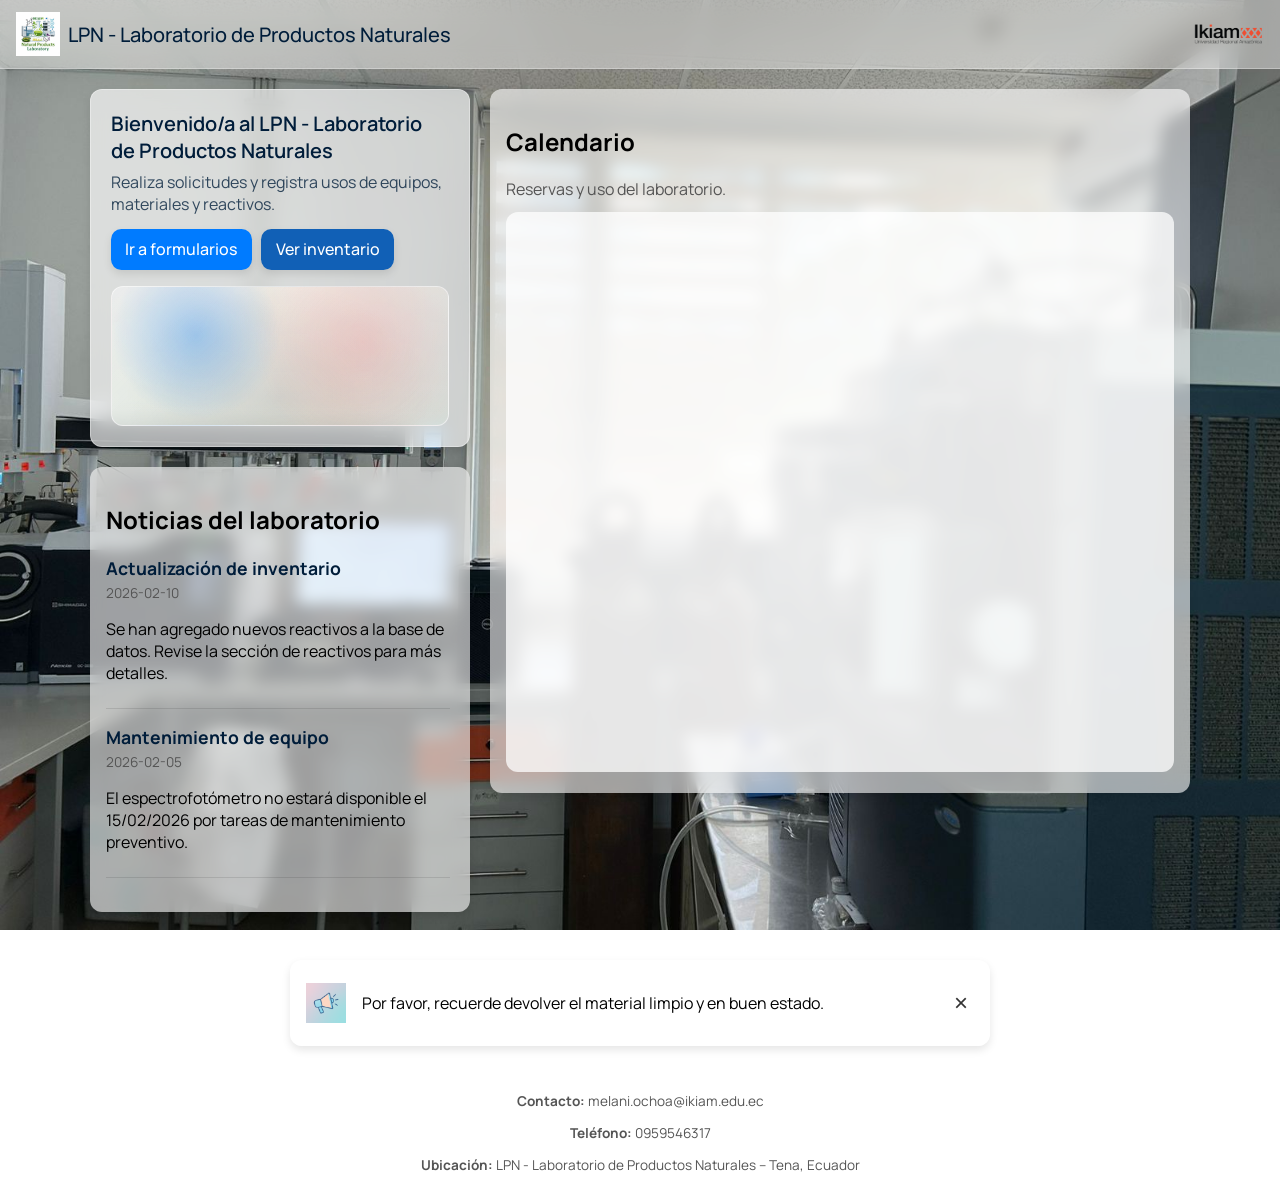
<file: index.html>
<!DOCTYPE html>
<html lang="es">
<head>
  <meta charset="UTF-8">
  <meta name="viewport" content="width=device-width, initial-scale=1.0">
  <title>LPN - Laboratorio de Productos Naturales – Inicio</title>
  <!-- Fuente principal (mas amigable) -->
  <link href="https://fonts.googleapis.com/css2?family=Manrope:wght@400;500;600;700&display=swap" rel="stylesheet">
  <style>
    :root {
      --primary: #007bff;
      --primary-dark: #0056b3;
      --bg-glass: rgba(255, 255, 255, 0.4);
      --shadow: 0 4px 8px rgba(0, 0, 0, 0.1);
    }
    * {
      box-sizing: border-box;
    }
    body {
      margin: 0;
      padding: 0;
      font-family: 'Manrope', system-ui, -apple-system, "Segoe UI", Roboto, Arial, sans-serif;
      /* Fondo con imagen difuminada para armonizar con el resto de páginas */
      background: url('fondo.png') no-repeat center/cover fixed;
      min-height: 100vh;
      display: flex;
      flex-direction: column;
    }
    header {
      position: fixed !important;
      top: 0;
      left: 0;
      right: 0;
      width: 100%;
      z-index: 100;
      display: flex;
      justify-content: space-between;
      align-items: center;
      padding: 0.75rem 1rem;
      /* Vidrio translúcido similar a otras páginas */
      background: rgba(255, 255, 255, 0.4);
      backdrop-filter: blur(10px);
      -webkit-backdrop-filter: blur(10px);
      border-bottom: 1px solid rgba(255, 255, 255, 0.3);
    }

    /* Compensa el header fixed (se ajusta por JS) */
    body { padding-top: 74px; }
    .header-left {
      display: flex;
      align-items: center;
      gap: 0.5rem;
    }
    .header-left img {
      width: 44px;
      height: 44px;
      object-fit: contain;
    }
    .header-left h1 {
      margin: 0;
      font-size: 1.25rem;
      color: #001d3a;
      font-weight: 500;
    }
    .header-right {
      display: flex;
      align-items: center;
      gap: 0.6rem;
    }
    .header-right img {
      width: 70px;
      object-fit: contain;
    }
    /* Accesos principales van en el bloque hero (no duplicar botones) */

    main {
      flex-grow: 1;
      display: flex;
      align-items: flex-start;
      justify-content: center;
      padding: 1.25rem 1rem 2rem;
    }
    .home-wrap {
      width: 100%;
      max-width: 1100px;
      display: grid;
      grid-template-columns: 380px 1fr;
      gap: 1.25rem;
      align-items: start;
    }

    .left-stack {
      display: grid;
      grid-template-rows: auto 1fr;
      gap: 1.25rem;
      min-height: 560px;
    }

    .calendar-section {
      width: 100%;
      background: rgba(255, 255, 255, 0.6);
      backdrop-filter: blur(8px);
      -webkit-backdrop-filter: blur(8px);
      border-radius: 0.75rem;
      box-shadow: 0 4px 8px rgba(0,0,0,0.1);
      padding: 1rem;
    }

    .calendar-frame {
      width: 100%;
      height: 560px;
      border: 0;
      border-radius: 0.75rem;
      overflow: hidden;
      background: rgba(255, 255, 255, 0.75);
    }

    @media (max-width: 920px) {
      .calendar-frame { height: 520px; }
      .left-stack { min-height: auto; }
    }
    footer {
      text-align: center;
      padding: 1rem;
      font-size: 0.85rem;
      color: #555;
      background: rgba(255, 255, 255, 0.4);
      backdrop-filter: blur(10px);
      -webkit-backdrop-filter: blur(10px);
      border-top: 1px solid rgba(255, 255, 255, 0.3);
    }

    @media (max-width: 920px) {
      .home-wrap {
        grid-template-columns: 1fr;
      }
    }

    /* Sección de noticias */
    .news-section {
      width: 100%;
      max-width: none;
      margin: 0;
      background: rgba(255, 255, 255, 0.6);
      backdrop-filter: blur(8px);
      -webkit-backdrop-filter: blur(8px);
      border-radius: 0.75rem;
      box-shadow: 0 4px 8px rgba(0,0,0,0.1);
      padding: 1rem;
    }

    .news-scroll {
      max-height: 340px;
      overflow: auto;
      padding-right: 4px;
    }

    .news-scroll::-webkit-scrollbar { width: 10px; }
    .news-scroll::-webkit-scrollbar-thumb {
      background: rgba(0, 29, 58, 0.18);
      border-radius: 999px;
    }
    .news-scroll::-webkit-scrollbar-track { background: transparent; }
    #news-list article {
      margin-bottom: 1rem;
      padding-bottom: 0.5rem;
      border-bottom: 1px solid rgba(0, 0, 0, 0.1);
    }
    #news-list h3 {
      margin: 0 0 0.25rem 0;
      font-size: 1.1rem;
      color: #001d3a;
    }
    #news-list time {
      display: block;
      font-size: 0.85rem;
      color: #555;
    }

    /* Bloque visual (sin 3D) */
    .hero {
      width: 100%;
      max-width: none;
      margin: 0;
      border-radius: 0.75rem;
      overflow: hidden;
      box-shadow: 0 4px 8px rgba(0,0,0,0.1);
      background: rgba(255, 255, 255, 0.65);
      backdrop-filter: blur(10px);
      -webkit-backdrop-filter: blur(10px);
      border: 1px solid rgba(255,255,255,0.35);
      position: relative;
    }

    .hero-inner {
      display: grid;
      grid-template-columns: 1.2fr 0.8fr;
      gap: 1rem;
      padding: 1.25rem;
      align-items: center;
    }

    .hero h2 {
      margin: 0;
      font-size: 1.25rem;
      color: #001d3a;
      font-weight: 600;
    }

    .hero p {
      margin: 0.5rem 0 0;
      color: rgba(0, 29, 58, 0.78);
      line-height: 1.35;
    }

    .hero-actions {
      margin-top: 0.85rem;
      display: flex;
      flex-wrap: wrap;
      gap: 0.6rem;
    }

    .hero-actions a {
      display: inline-flex;
      align-items: center;
      justify-content: center;
      padding: 0.6rem 0.9rem;
      border-radius: 0.65rem;
      text-decoration: none;
      color: #fff;
      background: var(--primary);
      box-shadow: var(--shadow);
      transition: transform 0.15s ease, background 0.3s ease;
      font-weight: 500;
    }

    .hero-actions a.secondary { background: rgba(0, 86, 179, 0.92); }

    .hero-actions a:hover,
    .hero-actions a:focus {
      transform: translateY(-1px);
      background: var(--primary-dark);
    }

    .hero-art {
      width: 100%;
      height: 200px;
      border-radius: 0.75rem;
      background:
        radial-gradient(120px 120px at 25% 35%, rgba(0, 123, 255, 0.45), rgba(0, 123, 255, 0) 70%),
        radial-gradient(160px 160px at 75% 40%, rgba(255, 92, 92, 0.25), rgba(255, 92, 92, 0) 70%),
        radial-gradient(220px 160px at 50% 80%, rgba(0, 29, 58, 0.14), rgba(0, 29, 58, 0) 70%),
        linear-gradient(135deg, rgba(255,255,255,0.55), rgba(255,255,255,0.20));
      border: 1px solid rgba(255,255,255,0.5);
      position: relative;
      overflow: hidden;
    }

    .hero-art::before {
      content: "";
      position: absolute;
      inset: -40px;
      background: url('fondo_chat.png') no-repeat center/cover;
      opacity: 0.22;
      transform: rotate(-2deg);
      filter: saturate(1.05);
    }

    .hero-art::after {
      content: "";
      position: absolute;
      inset: 0;
      background: linear-gradient(180deg, rgba(255,255,255,0.10), rgba(255,255,255,0.0));
    }

    @media (max-width: 720px) {
      .hero-inner {
        grid-template-columns: 1fr;
      }
      .hero-art {
        height: 180px;
      }
    }

    /* Aviso emergente */
    .aviso {
      width: 100%;
      max-width: 700px;
      margin: 1rem auto;
      padding: 1rem;
      background: rgba(255, 255, 255, 0.6);
      backdrop-filter: blur(10px);
      -webkit-backdrop-filter: blur(10px);
      border-radius: 0.75rem;
      box-shadow: 0 4px 8px rgba(0,0,0,0.1);
    }
    .aviso-content {
      display: flex;
      align-items: center;
      gap: 1rem;
    }
    .aviso-icon {
      width: 40px;
      height: 40px;
      object-fit: contain;
    }
    .aviso-cerrar {
      background: none;
      border: none;
      font-size: 1.5rem;
      cursor: pointer;
      color: #333;
      margin-left: auto;
    }
  </style>
  <!-- Sin animaciones 3D -->
</head>
<body>
  <header>
    <div class="header-left">
      <img src="logo.png" alt="Logo del laboratorio" loading="lazy">
      <h1>LPN - Laboratorio de Productos Naturales</h1>
    </div>
    <div class="header-right">
      <!-- Reemplaza con el logo de Ikiam correspondiente -->
      <img src="ikiam-logo.png" alt="Ikiam" loading="lazy">
    </div>
  </header>
  <!--
    La página de inicio ahora presenta un diseño simplificado. En la parte superior se
    muestran dos opciones: un enlace pequeño a la hoja de inventario y un enlace
    principal al apartado de registros/solicitudes. En el centro de la página se
    muestran noticias o anuncios del laboratorio, que se cargan dinámicamente desde
    un fichero JSON llamado `news.json`. Para actualizar los anuncios, edite el
    contenido de `news.json` en el repositorio.
  -->
  <main>
    <div class="home-wrap">
      <div class="left-stack">
        <!-- 1. Bienvenida -->
        <section class="hero" aria-label="Bienvenida">
          <div class="hero-inner" style="grid-template-columns: 1fr;">
            <div>
              <h2>Bienvenido/a al LPN - Laboratorio de Productos Naturales</h2>
              <p>Realiza solicitudes y registra usos de equipos, materiales y reactivos.</p>
              <div class="hero-actions">
                <a href="solicitudes.html">Ir a formularios</a>
                <a class="secondary" href="https://docs.google.com/spreadsheets/d/10ZxGVMKp2iwgpmcjGRdhJvMNGyCIOaO1ieMBw3HrAgc/edit?gid=1530204161#gid=1530204161" target="_blank" rel="noopener">Ver inventario</a>
              </div>
            </div>
            <div class="hero-art" aria-hidden="true" style="height: 140px;"></div>
          </div>
        </section>

        <!-- 3. Noticias (scroll) -->
        <section id="news" class="news-section" aria-live="polite">
          <h2>Noticias del laboratorio</h2>
          <div id="news-list" class="news-scroll">
            <!-- Las noticias se insertarán aquí mediante JavaScript. -->
          </div>
        </section>
      </div>

      <!-- 2. Calendario (grande a la derecha) -->
      <section id="calendar" class="calendar-section" aria-label="Calendario">
        <h2>Calendario</h2>
        <p style="margin:0.25rem 0 0.75rem;color:#555;">Reservas y uso del laboratorio.</p>
        <iframe
          class="calendar-frame"
          title="Calendario del laboratorio"
          loading="lazy"
          referrerpolicy="no-referrer"
          src="https://calendar.google.com/calendar/embed?src=c_3e66be30c74e5bec0b8b89bfd9bcce1bb7055482f9027d5b51d3a477f65fa6e3%40group.calendar.google.com&ctz=America%2FGuayaquil&mode=AGENDA&showTitle=0&showTabs=0&showPrint=0&showCalendars=0&showTz=0">
        </iframe>
      </section>
    </div>
  </main>
  <!-- Aviso emergente -->
  <div id="aviso" class="aviso">
    <div class="aviso-content">
      <img src="aviso_icon.png" alt="Icono de aviso" class="aviso-icon" loading="lazy">
      <p id="avisoTexto">Por favor, recuerde devolver el material limpio y en buen estado.</p>
      <button id="avisoCerrar" class="aviso-cerrar" aria-label="Cerrar aviso">×</button>
    </div>
  </div>
  <footer>
    <p><strong>Contacto:</strong> melani.ochoa@ikiam.edu.ec</p>
    <p><strong>Teléfono:</strong> 0959546317</p>
    <p><strong>Ubicación:</strong> LPN - Laboratorio de Productos Naturales – Tena, Ecuador</p>
  </footer>
  <script>
    // Muestra u oculta el aviso según si ya fue cerrado en la sesión
    (function() {
      const avisoEl = document.getElementById('aviso');
      const avisoCerrar = document.getElementById('avisoCerrar');
      // Comprueba si el aviso se ha cerrado anteriormente
      if (sessionStorage.getItem('avisoCerrado')) {
        avisoEl.style.display = 'none';
      }
      avisoCerrar.addEventListener('click', () => {
        avisoEl.style.display = 'none';
        sessionStorage.setItem('avisoCerrado', '1');
      });
    })();
  </script>

  <script>
    // Header fixed: set padding-top dynamically to avoid jumps.
    (function() {
      const header = document.querySelector('header');
      if (!header) return;
      const apply = () => {
        const h = header.getBoundingClientRect().height;
        document.body.style.paddingTop = `${Math.ceil(h)}px`;
      };
      apply();
      window.addEventListener('resize', apply);
    })();
  </script>

  <!-- Script para cargar dinámicamente las noticias desde news.json -->
  <script>
    // Lee el archivo news.json y muestra las noticias en la sección central.
    fetch('news.json')
      .then(response => {
        if (!response.ok) throw new Error('Respuesta no válida');
        return response.json();
      })
      .then(data => {
        const newsList = document.getElementById('news-list');
        if (!newsList) return;
        if (!Array.isArray(data) || data.length === 0) {
          newsList.innerHTML = '<p>No hay noticias disponibles.</p>';
          return;
        }
        // Ordenar las noticias por fecha descendente (más recientes primero)
        data.sort((a, b) => (a.date < b.date ? 1 : -1));
        data.forEach(item => {
          const article = document.createElement('article');
          const title = document.createElement('h3');
          title.textContent = item.title;
          const dateEl = document.createElement('time');
          dateEl.textContent = item.date;
          const content = document.createElement('p');
          content.textContent = item.content;
          article.appendChild(title);
          article.appendChild(dateEl);
          article.appendChild(content);
          newsList.appendChild(article);
        });
      })
      .catch(() => {
        const newsList = document.getElementById('news-list');
        if (newsList) newsList.innerHTML = '<p>Error al cargar las noticias.</p>';
      });
  </script>

</body>
</html>
</file>
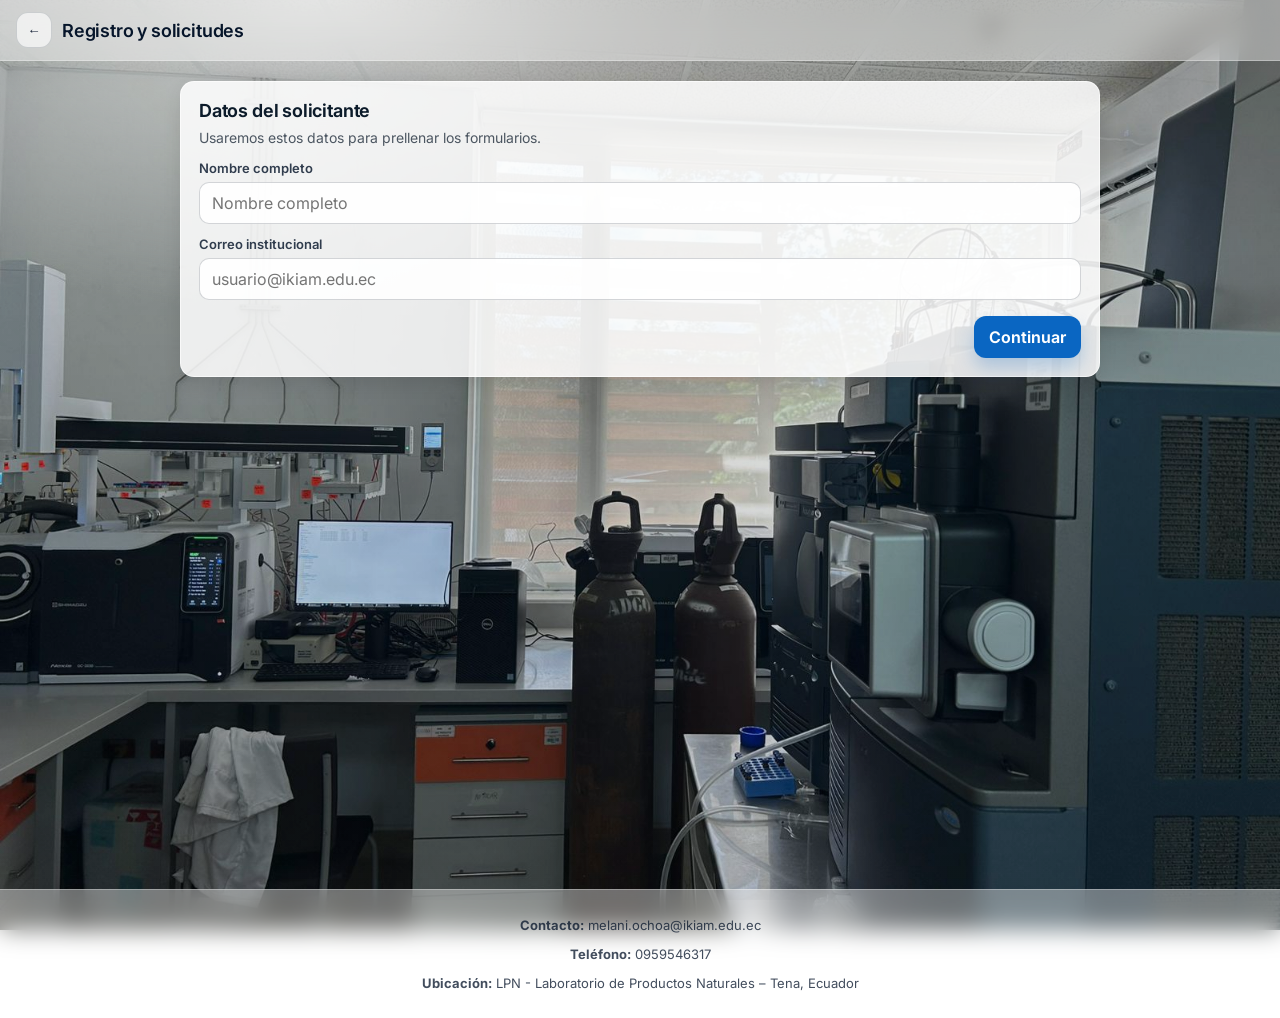
<file: solicitudes.html>
<!DOCTYPE html>
<html lang="es">
<head>
  <meta charset="UTF-8">
  <meta name="viewport" content="width=device-width, initial-scale=1.0">
  <title>Registro y solicitudes – LPN</title>
  <link href="https://fonts.googleapis.com/css2?family=Inter:wght@300;400;500;600&display=swap" rel="stylesheet">
  <link rel="stylesheet" href="css/app.css">
  <!-- FontAwesome para iconos en las tarjetas -->
  <link rel="stylesheet" href="https://cdnjs.cloudflare.com/ajax/libs/font-awesome/6.4.0/css/all.min.css" integrity="sha512-xh6XeEg53+clgfnTiKD6R7Bd+P7ZfGb1C5W9z5lwCvEaG6l1bIWeO+JS1GQkl5AnB+bPTsYzDlh1QpSbgrcQNg==" crossorigin="anonymous" referrerpolicy="no-referrer" />
  <style>
    /* FontAwesome icons inside our shared card-option */
    .card-option i { font-size: 20px; }
  </style>
</head>
<body>
  <header class="app-header">
    <div class="left">
      <button id="solBackHome" class="back-btn" aria-label="Volver al inicio">←</button>
      <h1>Registro y solicitudes</h1>
    </div>
    <div></div>
  </header>
  <main class="app-main">
    <div class="container">
      <div class="card">
      <!-- Paso 1: Datos generales y selección de tipo -->
      <section id="solStep1">
        <h2>Datos del solicitante</h2>
        <p class="help">Usaremos estos datos para prellenar los formularios.</p>
        <div class="field">
          <label for="solNombre">Nombre completo</label>
          <input type="text" id="solNombre" placeholder="Nombre completo" required aria-required="true" autocomplete="name">
        </div>
        <div class="field">
          <label for="solCorreo">Correo institucional</label>
          <input type="email" id="solCorreo" placeholder="usuario@ikiam.edu.ec" required aria-required="true" autocomplete="email">
        </div>
        <div class="actions">
          <button id="solContinuar" class="btn btn-primary" type="button">Continuar</button>
        </div>
      </section>
      <!-- Paso 2: Formulario embebido -->
      <section id="solStep2" class="hidden">
        <button id="solBack" class="back-btn" type="button" aria-label="Regresar">←</button>
        <!-- Contenedor de tarjetas de selección de tipo de solicitud -->
        <div class="cards-select">
          <div class="card-option" data-page="equipos.html">
            <div class="icon" aria-hidden="true"><i class="fas fa-microscope"></i></div>
            <div>
              <h3>Equipos</h3>
              <p>Reservar o registrar uso de equipos de laboratorio</p>
            </div>
          </div>
          <div class="card-option" data-page="material.html">
            <div class="icon" aria-hidden="true"><i class="fas fa-box-open"></i></div>
            <div>
              <h3>Materiales</h3>
              <p>Solicitar insumos y material de laboratorio</p>
            </div>
          </div>
          <div class="card-option" data-page="reactivos.html">
            <div class="icon" aria-hidden="true"><i class="fas fa-flask"></i></div>
            <div>
              <h3>Reactivos</h3>
              <p>Solicitar reactivos, incluidos controlados</p>
            </div>
          </div>
          <div class="card-option" data-page="registro-uso.html">
            <div class="icon" aria-hidden="true"><i class="fas fa-clipboard-list"></i></div>
            <div>
              <h3>Registro de uso</h3>
              <p>Registrar prácticas, pasantías o tesis</p>
            </div>
          </div>
        </div>
      </section>
      </div>
    </div>
  </main>
  <footer class="app-footer">
    <p><strong>Contacto:</strong> melani.ochoa@ikiam.edu.ec</p>
    <p><strong>Teléfono:</strong> 0959546317</p>
    <p><strong>Ubicación:</strong> LPN - Laboratorio de Productos Naturales – Tena, Ecuador</p>
  </footer>
  <script type="module">
    import { toast, validateRequired } from './js/ui-kit.js';

    // Botón para volver al inicio
    document.getElementById('solBackHome').addEventListener('click', () => {
      window.location.href = 'index.html';
    });
    // Continuar a formulario específico
    document.getElementById('solContinuar').addEventListener('click', () => {
      const nombreEl = document.getElementById('solNombre');
      const correoEl = document.getElementById('solCorreo');
      if (!validateRequired([nombreEl, correoEl])) {
        toast('Completa nombre y correo para continuar.', { type: 'error' });
        return;
      }
      const nombre = nombreEl.value.trim();
      const correo = correoEl.value.trim();
      // Guardar datos en localStorage para precompletar formularios
      try {
        localStorage.setItem('nombreUsuario', nombre);
        localStorage.setItem('correoUsuario', correo);
      } catch (e) {}
      // Mostrar tarjetas de selección de tipo
      document.getElementById('solStep1').classList.add('hidden');
      document.getElementById('solStep2').classList.remove('hidden');
    });
    // Botón para regresar al paso 1
    document.getElementById('solBack').addEventListener('click', () => {
      document.getElementById('solStep2').classList.add('hidden');
      document.getElementById('solStep1').classList.remove('hidden');
    });

    // Cuando se muestran las tarjetas, asignar manejadores de clic a cada opción
    document.querySelectorAll('.card-option').forEach(card => {
      card.addEventListener('click', () => {
        const page = card.dataset.page;
        if (!page) return;
        // Ya se guardaron nombre y correo en localStorage al pulsar Continuar
        window.location.href = page;
      });
    });
  </script>
</body>
</html>
</file>
<file: css/app.css>
/*
  Shared UI styles for LPN.
  Keep this file ASCII-only.
*/

:root {
  --font-sans: Inter, system-ui, -apple-system, "Segoe UI", Roboto, Arial, sans-serif;

  --bg-ink: #08111f;
  --bg-surface: rgba(255, 255, 255, 0.86);
  --bg-glass: rgba(255, 255, 255, 0.40);
  --border-glass: rgba(255, 255, 255, 0.30);

  --text: #0c1b2a;
  --muted: rgba(12, 27, 42, 0.72);

  --primary: #0a66c2;
  --primary-700: #084e95;
  --danger: #b42318;

  --radius-sm: 10px;
  --radius-md: 14px;
  --shadow-sm: 0 6px 18px rgba(0, 0, 0, 0.10);
  --shadow-md: 0 14px 40px rgba(0, 0, 0, 0.18);

  --space-1: 6px;
  --space-2: 10px;
  --space-3: 14px;
  --space-4: 18px;
  --space-5: 24px;
  --space-6: 32px;
}

* { box-sizing: border-box; }

html, body { height: 100%; }

body {
  margin: 0;
  font-family: var(--font-sans);
  color: var(--text);
  background: url('../fondo.png') no-repeat center / cover fixed;
}

/* Soft overlay to stabilize readability over background image */
body::before {
  content: "";
  position: fixed;
  inset: 0;
  pointer-events: none;
  background:
    radial-gradient(1100px 520px at 25% 0%, rgba(255, 255, 255, 0.62), rgba(255, 255, 255, 0.0) 60%),
    linear-gradient(180deg, rgba(8, 17, 31, 0.10), rgba(8, 17, 31, 0.22));
}

body > * { position: relative; }

a { color: inherit; }

header.app-header {
  position: sticky;
  top: 0;
  z-index: 100;
  display: flex;
  align-items: center;
  justify-content: space-between;
  gap: var(--space-3);
  padding: 12px 16px;
  background: var(--bg-glass);
  border-bottom: 1px solid var(--border-glass);
  backdrop-filter: blur(12px);
  -webkit-backdrop-filter: blur(12px);
}

.app-header .left {
  display: flex;
  align-items: center;
  gap: 10px;
  min-width: 0;
}

.app-header img.logo {
  width: 42px;
  height: 42px;
  object-fit: contain;
}

.app-header img.brand {
  width: 78px;
  object-fit: contain;
}

.app-header h1 {
  margin: 0;
  font-size: 18px;
  font-weight: 600;
  letter-spacing: -0.01em;
  color: #06152a;
  white-space: nowrap;
  overflow: hidden;
  text-overflow: ellipsis;
}

main.app-main {
  min-height: calc(100vh - 72px);
  padding: 20px 14px;
  display: flex;
  justify-content: center;
}

.container {
  width: 100%;
  max-width: 920px;
}

.card {
  background: var(--bg-surface);
  border: 1px solid rgba(255, 255, 255, 0.65);
  border-radius: var(--radius-md);
  box-shadow: var(--shadow-sm);
  padding: 18px;
}

.card + .card { margin-top: 14px; }

.hidden { display: none !important; }

h2 {
  margin: 0 0 8px 0;
  font-size: 18px;
  font-weight: 650;
  letter-spacing: -0.01em;
}

p.help {
  margin: 0;
  color: var(--muted);
  font-size: 14px;
  line-height: 1.35;
}

.field { margin-top: 12px; }

label {
  display: block;
  font-size: 13px;
  font-weight: 600;
  color: rgba(6, 21, 42, 0.82);
  margin-bottom: 6px;
}

input, select, textarea {
  width: 100%;
  font: inherit;
  padding: 10px 12px;
  border-radius: var(--radius-sm);
  border: 1px solid rgba(12, 27, 42, 0.18);
  background: rgba(255, 255, 255, 0.90);
  color: var(--text);
  outline: none;
  transition: border-color 120ms ease, box-shadow 120ms ease, transform 120ms ease;
}

textarea { resize: vertical; min-height: 96px; }

input:focus, select:focus, textarea:focus {
  border-color: rgba(10, 102, 194, 0.65);
  box-shadow: 0 0 0 4px rgba(10, 102, 194, 0.12);
}

input[aria-invalid="true"], select[aria-invalid="true"], textarea[aria-invalid="true"] {
  border-color: rgba(180, 35, 24, 0.60);
  box-shadow: 0 0 0 4px rgba(180, 35, 24, 0.12);
}

.field-error {
  margin-top: 6px;
  font-size: 12px;
  color: var(--danger);
}

.actions {
  display: flex;
  gap: 10px;
  justify-content: flex-end;
  margin-top: 16px;
  flex-wrap: wrap;
}

.btn {
  appearance: none;
  border: 1px solid transparent;
  border-radius: 12px;
  padding: 10px 14px;
  font: inherit;
  font-weight: 650;
  cursor: pointer;
  transition: transform 120ms ease, box-shadow 120ms ease, background 120ms ease, border-color 120ms ease, opacity 120ms ease;
  user-select: none;
}

.btn:active { transform: translateY(1px); }

.btn-primary {
  background: var(--primary);
  color: #fff;
  box-shadow: 0 10px 18px rgba(10, 102, 194, 0.24);
}

.btn-primary:hover { background: var(--primary-700); }

.btn-secondary {
  background: rgba(255, 255, 255, 0.82);
  border-color: rgba(12, 27, 42, 0.18);
  color: rgba(6, 21, 42, 0.90);
}

.btn-secondary:hover { border-color: rgba(12, 27, 42, 0.30); }

.btn-danger {
  background: rgba(180, 35, 24, 0.10);
  border-color: rgba(180, 35, 24, 0.30);
  color: #8a1b13;
}

.btn[disabled], .btn[aria-disabled="true"] {
  opacity: 0.6;
  cursor: not-allowed;
}

.btn .spinner {
  width: 14px;
  height: 14px;
  border-radius: 999px;
  border: 2px solid rgba(255, 255, 255, 0.6);
  border-top-color: rgba(255, 255, 255, 1);
  display: inline-block;
  vertical-align: -2px;
  margin-right: 8px;
  animation: spin 700ms linear infinite;
}

@keyframes spin { to { transform: rotate(360deg); } }

.back-btn {
  appearance: none;
  border: 1px solid rgba(12, 27, 42, 0.16);
  background: rgba(255, 255, 255, 0.65);
  color: rgba(6, 21, 42, 0.92);
  width: 36px;
  height: 36px;
  border-radius: 12px;
  cursor: pointer;
  display: inline-grid;
  place-items: center;
}

.back-btn:hover {
  border-color: rgba(12, 27, 42, 0.26);
  box-shadow: 0 8px 18px rgba(0, 0, 0, 0.10);
}

.step-layout {
  display: flex;
  gap: 14px;
  flex-wrap: wrap;
}

.step-layout .details { flex: 1 1 520px; min-width: 260px; }
.step-layout .media { flex: 1 1 280px; min-width: 240px; display: flex; justify-content: center; }

.step-layout img.catalog {
  width: 100%;
  max-height: 320px;
  object-fit: contain;
  border-radius: var(--radius-md);
  border: 1px solid rgba(12, 27, 42, 0.10);
  background: rgba(255, 255, 255, 0.75);
}

/* Option cards (used in solicitudes.html) */
.cards-select {
  display: grid;
  grid-template-columns: repeat(auto-fit, minmax(220px, 1fr));
  gap: 12px;
  margin-top: 14px;
}

.card-option {
  display: flex;
  align-items: center;
  gap: 12px;
  padding: 14px;
  border-radius: var(--radius-md);
  background: rgba(255, 255, 255, 0.82);
  border: 1px solid rgba(12, 27, 42, 0.12);
  box-shadow: 0 10px 20px rgba(0, 0, 0, 0.10);
  cursor: pointer;
  transition: transform 120ms ease, box-shadow 120ms ease, border-color 120ms ease;
}

.card-option:hover, .card-option:focus {
  transform: translateY(-1px);
  border-color: rgba(10, 102, 194, 0.28);
  box-shadow: 0 16px 36px rgba(0, 0, 0, 0.14);
}

.card-option .icon {
  width: 44px;
  height: 44px;
  border-radius: 14px;
  display: grid;
  place-items: center;
  background: rgba(10, 102, 194, 0.12);
  border: 1px solid rgba(10, 102, 194, 0.18);
  color: var(--primary);
  flex: 0 0 auto;
}

.card-option h3 {
  margin: 0;
  font-size: 15px;
  font-weight: 750;
  letter-spacing: -0.01em;
}

.card-option p {
  margin: 4px 0 0 0;
  font-size: 13px;
  color: var(--muted);
}

.summary-list { list-style: none; margin: 0; padding: 0; }
.summary-list li {
  display: flex;
  align-items: flex-start;
  justify-content: space-between;
  gap: 12px;
  padding: 10px 10px;
  border: 1px solid rgba(12, 27, 42, 0.10);
  background: rgba(255, 255, 255, 0.75);
  border-radius: 12px;
  margin-top: 10px;
}

.summary-list .meta { color: var(--muted); font-size: 13px; }

.icon-btn {
  appearance: none;
  border: 1px solid rgba(12, 27, 42, 0.14);
  background: rgba(255, 255, 255, 0.75);
  color: rgba(6, 21, 42, 0.92);
  border-radius: 10px;
  padding: 8px 10px;
  cursor: pointer;
  font: inherit;
  font-weight: 650;
}

.icon-btn.danger {
  border-color: rgba(180, 35, 24, 0.30);
  background: rgba(180, 35, 24, 0.08);
  color: #8a1b13;
}

footer.app-footer {
  text-align: center;
  padding: 14px 12px;
  font-size: 13px;
  color: rgba(6, 21, 42, 0.76);
  background: var(--bg-glass);
  border-top: 1px solid var(--border-glass);
  backdrop-filter: blur(12px);
  -webkit-backdrop-filter: blur(12px);
}

/* Toasts */
.toast-stack {
  position: fixed;
  right: 14px;
  bottom: 14px;
  z-index: 9999;
  display: grid;
  gap: 10px;
  max-width: min(420px, calc(100vw - 28px));
}

.toast {
  background: rgba(255, 255, 255, 0.92);
  border: 1px solid rgba(12, 27, 42, 0.14);
  border-radius: 14px;
  box-shadow: var(--shadow-md);
  padding: 10px 12px;
  font-size: 13px;
  color: rgba(6, 21, 42, 0.92);
  line-height: 1.35;
}

.toast.info { border-left: 4px solid rgba(10, 102, 194, 0.70); }
.toast.success { border-left: 4px solid rgba(18, 122, 65, 0.70); }
.toast.error { border-left: 4px solid rgba(180, 35, 24, 0.70); }

.time-grid {
  display: grid;
  grid-template-columns: repeat(2, minmax(0, 1fr));
  gap: 12px;
}

.ocupacion-info {
  font-size: 0.9rem;
  color: #555;
  margin-top: 0.75rem;
}

.ocupacion-detalle {
  margin-top: 0.75rem;
  padding: 12px;
  border-radius: 12px;
  border: 1px solid rgba(180, 35, 24, 0.18);
  background: rgba(180, 35, 24, 0.07);
}

.ocupacion-detalle h4 {
  margin: 0 0 8px;
  color: #8a1b13;
  font-size: 0.95rem;
}

.ocupacion-detalle ul {
  margin: 0;
  padding-left: 18px;
}

.ocupacion-detalle li {
  color: #8a1b13;
  margin: 4px 0;
}

.flatpickr-day.ocupado,
.flatpickr-day.ocupado:hover {
  background: rgba(180, 35, 24, 0.18);
  border-color: rgba(180, 35, 24, 0.30);
  color: #8a1b13;
}

.flatpickr-day.ocupado.startRange,
.flatpickr-day.ocupado.endRange,
.flatpickr-day.ocupado.inRange {
  background: rgba(180, 35, 24, 0.24);
  color: #8a1b13;
}

@media (max-width: 640px) {
  .app-header img.brand { display: none; }
  .card { padding: 14px; }
  .time-grid { grid-template-columns: 1fr; }
}
</file>
